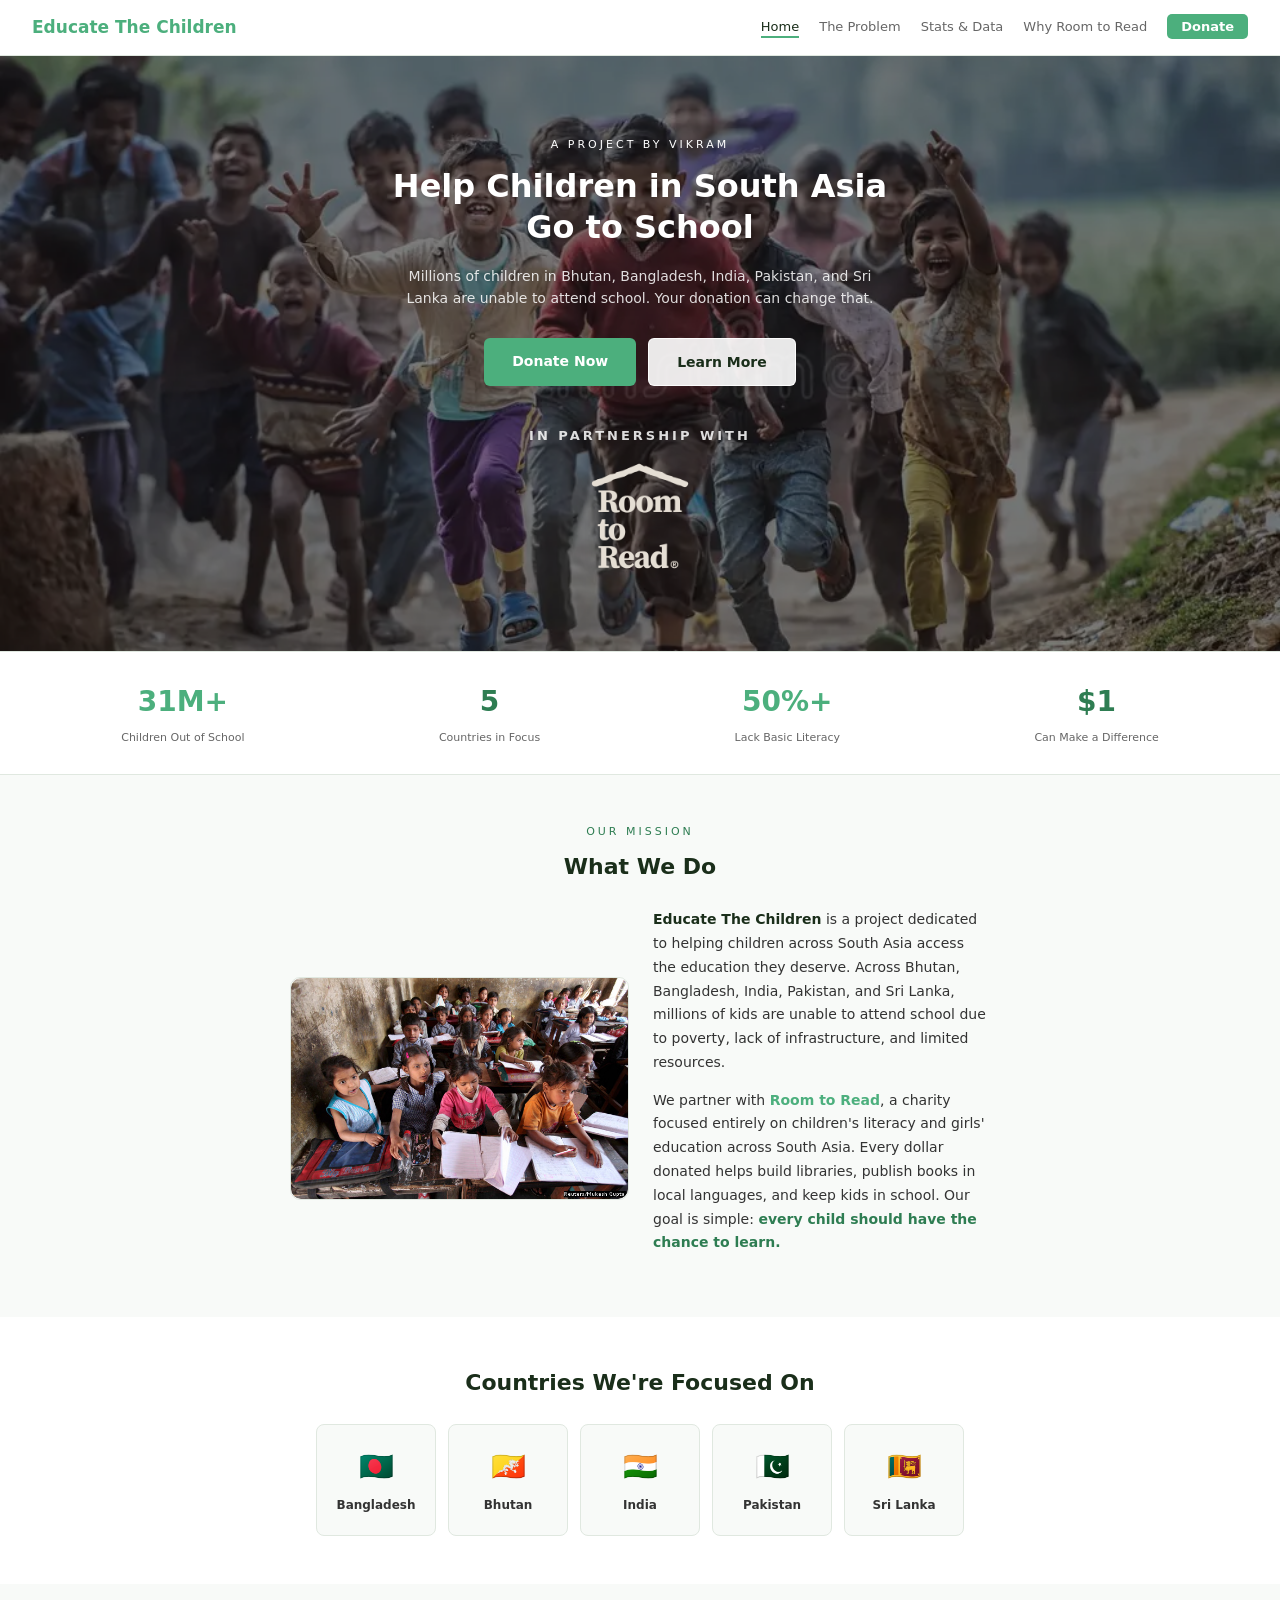
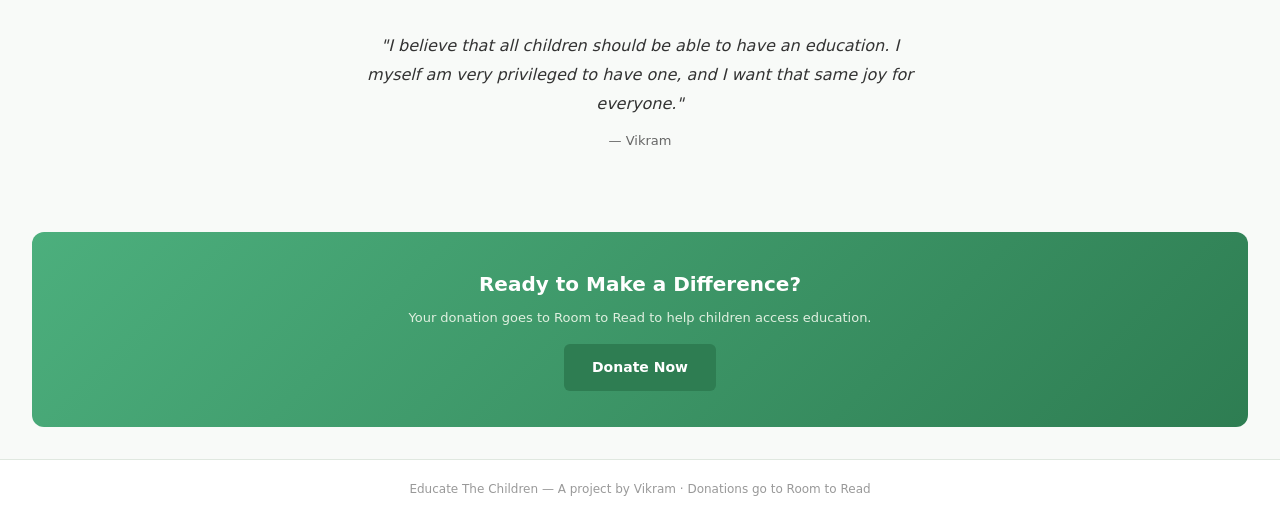
<file: index.html>
<!DOCTYPE html>
<html lang="en">
<head>
  <meta charset="UTF-8">
  <meta name="viewport" content="width=device-width, initial-scale=1.0">
  <title>Vikram's Educate The Children — Help Kids in South Asia Go to School</title>
  <link rel="stylesheet" href="css/style.css">
</head>
<body>

  <!-- Navigation -->
  <nav class="nav">
    <a href="index.html" class="nav__logo">Educate The Children</a>
    <button class="nav__toggle" aria-label="Toggle menu">&#9776;</button>
    <ul class="nav__links">
      <li><a href="index.html" class="active">Home</a></li>
      <li><a href="problem.html">The Problem</a></li>
      <li><a href="stats.html">Stats &amp; Data</a></li>
      <li><a href="why-room-to-read.html">Why Room to Read</a></li>
      <li><a href="donate.html" class="nav__donate">Donate</a></li>
    </ul>
  </nav>

  <!-- Hero Section -->
  <section class="hero hero--image">
    <div class="hero__label">A project by Vikram</div>
    <h1 class="hero__title">Help Children in South Asia<br><span>Go to School</span></h1>
    <p class="hero__subtitle">Millions of children in Bhutan, Bangladesh, India, Pakistan, and Sri Lanka are unable to attend school. Your donation can change that.</p>
    <div class="hero__buttons">
      <a href="donate.html" class="btn btn--primary">Donate Now</a>
      <a href="problem.html" class="btn btn--outline">Learn More</a>
    </div>
    <div class="hero__partner">
      <span class="hero__partner-label">In partnership with</span>
      <img src="images/roomtoread-logo.png" alt="Room to Read" class="hero__partner-logo">
    </div>
  </section>

  <!-- Stats Bar -->
  <section class="stats-bar">
    <div class="stats-bar__item">
      <div class="stats-bar__number stats-bar__number--blue" data-target="32000000">32M+</div>
      <div class="stats-bar__label">Children Out of School</div>
    </div>
    <div class="stats-bar__item">
      <div class="stats-bar__number stats-bar__number--yellow">5</div>
      <div class="stats-bar__label">Countries in Focus</div>
    </div>
    <div class="stats-bar__item">
      <div class="stats-bar__number stats-bar__number--blue">50%+</div>
      <div class="stats-bar__label">Lack Basic Literacy</div>
    </div>
    <div class="stats-bar__item">
      <div class="stats-bar__number stats-bar__number--yellow">$1</div>
      <div class="stats-bar__label">Can Make a Difference</div>
    </div>
  </section>

  <!-- What We Do / Mission Section -->
  <section class="section">
    <div class="container">
      <div class="section__label">Our Mission</div>
      <h2 class="section__title">What We Do</h2>
      <div class="mission">
        <div class="mission__image">
          <img src="images/classroom.png" alt="Children in a classroom in South Asia">
        </div>
        <div class="mission__text">
          <p><strong>Educate The Children</strong> is a project dedicated to helping children across South Asia access the education they deserve. Across Bhutan, Bangladesh, India, Pakistan, and Sri Lanka, millions of kids are unable to attend school due to poverty, lack of infrastructure, and limited resources.</p>
          <p>We partner with <span class="highlight-blue">Room to Read</span>, a charity focused entirely on children's literacy and girls' education across South Asia. Every dollar donated helps build libraries, publish books in local languages, and keep kids in school. Our goal is simple: <span class="highlight-yellow">every child should have the chance to learn.</span></p>
        </div>
      </div>
    </div>
  </section>

  <!-- Country Cards -->
  <section class="section section--alt">
    <div class="container">
      <h2 class="section__title">Countries We're Focused On</h2>
      <div class="countries">
        <div class="country-card" data-country="bangladesh">
          <div class="country-card__flag">&#127463;&#127465;</div>
          <div class="country-card__name">Bangladesh</div>
        </div>
        <div class="country-card" data-country="bhutan">
          <div class="country-card__flag">&#127463;&#127481;</div>
          <div class="country-card__name">Bhutan</div>
        </div>
        <div class="country-card" data-country="india">
          <div class="country-card__flag">&#127470;&#127475;</div>
          <div class="country-card__name">India</div>
        </div>
        <div class="country-card" data-country="pakistan">
          <div class="country-card__flag">&#127477;&#127472;</div>
          <div class="country-card__name">Pakistan</div>
        </div>
        <div class="country-card" data-country="srilanka">
          <div class="country-card__flag">&#127473;&#127472;</div>
          <div class="country-card__name">Sri Lanka</div>
        </div>
      </div>
    </div>
  </section>

  <!-- Personal Message -->
  <section class="section">
    <div class="container" style="text-align:center;max-width:600px;">
      <p style="font-size:16px;color:var(--text-light);line-height:1.8;font-style:italic;">"I believe that all children should be able to have an education. I myself am very privileged to have one, and I want that same joy for everyone."</p>
      <p style="font-size:13px;color:var(--text-muted);margin-top:12px;">&mdash; Vikram</p>
    </div>
  </section>

  <!-- Country Modal -->
  <div class="modal-overlay" id="country-modal">
    <div class="modal">
      <button class="modal__close">&times;</button>
      <div class="modal__flag" id="modal-flag"></div>
      <h3 class="modal__title" id="modal-title"></h3>
      <p class="modal__text" id="modal-text"></p>
      <div class="modal__stat" id="modal-stat"></div>
    </div>
  </div>

  <!-- CTA Banner -->
  <div class="cta-banner">
    <div class="cta-banner__title">Ready to Make a Difference?</div>
    <div class="cta-banner__text">Your donation goes to Room to Read to help children access education.</div>
    <a href="donate.html" class="btn btn--yellow">Donate Now</a>
  </div>

  <!-- Footer -->
  <footer class="footer">
    <p>Educate The Children &mdash; A project by Vikram &middot; Donations go to Room to Read</p>
  </footer>

  <script src="js/main.js"></script>
</body>
</html>
</file>
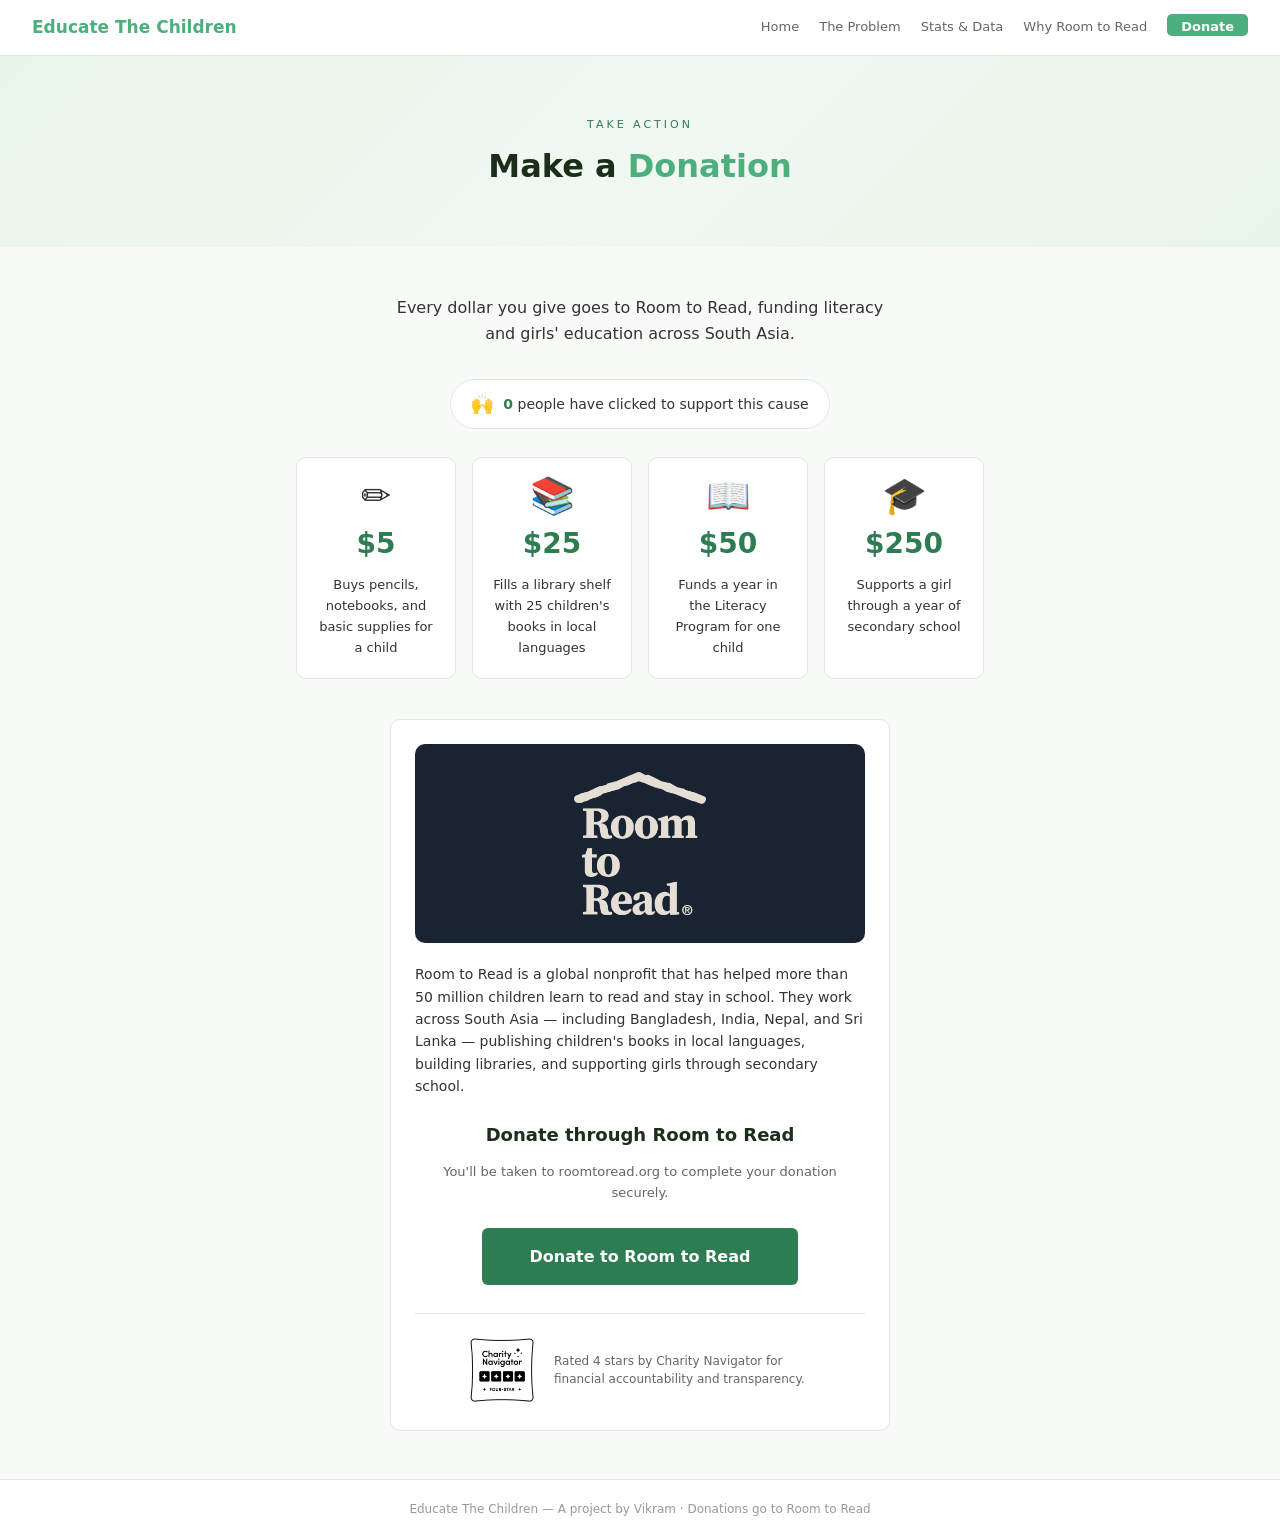
<file: donate.html>
<!DOCTYPE html>
<html lang="en">
<head>
  <meta charset="UTF-8">
  <meta name="viewport" content="width=device-width, initial-scale=1.0">
  <title>Donate — Vikram's Educate The Children</title>
  <link rel="stylesheet" href="css/style.css">
</head>
<body>

  <!-- Navigation -->
  <nav class="nav">
    <a href="index.html" class="nav__logo">Educate The Children</a>
    <button class="nav__toggle" aria-label="Toggle menu">&#9776;</button>
    <ul class="nav__links">
      <li><a href="index.html">Home</a></li>
      <li><a href="problem.html">The Problem</a></li>
      <li><a href="stats.html">Stats &amp; Data</a></li>
      <li><a href="why-room-to-read.html">Why Room to Read</a></li>
      <li><a href="donate.html" class="nav__donate active">Donate</a></li>
    </ul>
  </nav>

  <!-- Hero -->
  <section class="hero">
    <div class="hero__label">Take Action</div>
    <h1 class="hero__title">Make a <span>Donation</span></h1>
  </section>

  <!-- Donate Content -->
  <section class="section">
    <div class="container">
      <p class="donate-message">Every dollar you give goes to Room to Read, funding literacy and girls' education across South Asia.</p>

      <div class="click-counter" id="click-counter" hidden>
        <span class="click-counter__icon">&#128588;</span>
        <span class="click-counter__text">
          <strong id="click-counter-value">0</strong> <span id="click-counter-label">people have clicked to support this cause</span>
        </span>
      </div>

      <!-- Suggested Amounts -->
      <div class="donation-amounts">
        <a href="https://roomtoread.donorsupport.co/-/XCHPSGGB?amount=5" target="_blank" rel="noopener" class="donation-card">
          <div class="donation-card__icon">&#9999;&#65039;</div>
          <div class="donation-card__amount">$5</div>
          <div class="donation-card__impact">Buys pencils, notebooks, and basic supplies for a child</div>
        </a>
        <a href="https://roomtoread.donorsupport.co/-/XCHPSGGB?amount=25" target="_blank" rel="noopener" class="donation-card">
          <div class="donation-card__icon">&#128218;</div>
          <div class="donation-card__amount">$25</div>
          <div class="donation-card__impact">Fills a library shelf with 25 children's books in local languages</div>
        </a>
        <a href="https://roomtoread.donorsupport.co/-/XCHPSGGB?amount=50" target="_blank" rel="noopener" class="donation-card">
          <div class="donation-card__icon">&#128214;</div>
          <div class="donation-card__amount">$50</div>
          <div class="donation-card__impact">Funds a year in the Literacy Program for one child</div>
        </a>
        <a href="https://roomtoread.donorsupport.co/-/XCHPSGGB?amount=250" target="_blank" rel="noopener" class="donation-card">
          <div class="donation-card__icon">&#127891;</div>
          <div class="donation-card__amount">$250</div>
          <div class="donation-card__impact">Supports a girl through a year of secondary school</div>
        </a>
      </div>

      <!-- Donate Button -->
      <div class="donate-widget">
        <div class="donate-widget__logo-panel">
          <img src="images/roomtoread-logo.png" alt="Room to Read" class="donate-widget__logo">
        </div>
        <p class="donate-widget__about">Room to Read is a global nonprofit that has helped more than 50 million children learn to read and stay in school. They work across South Asia &mdash; including Bangladesh, India, Nepal, and Sri Lanka &mdash; publishing children's books in local languages, building libraries, and supporting girls through secondary school.</p>
        <p style="font-size:18px;color:var(--text-white);font-weight:bold;margin-bottom:12px;">Donate through Room to Read</p>
        <p style="font-size:13px;color:var(--text-muted);margin-bottom:24px;">You'll be taken to roomtoread.org to complete your donation securely.</p>
        <a href="https://roomtoread.donorsupport.co/-/XCHPSGGB" target="_blank" rel="noopener" class="btn btn--yellow" style="font-size:16px;padding:16px 48px;">Donate to Room to Read</a>
        <div class="trust-badges">
          <img src="images/charity-navigator-4star.png" alt="Charity Navigator Four-Star Rating" class="trust-badge">
          <div class="trust-badges__text">Rated 4 stars by Charity Navigator for financial accountability and transparency.</div>
        </div>
      </div>
    </div>
  </section>

  <!-- Footer -->
  <footer class="footer">
    <p>Educate The Children &mdash; A project by Vikram &middot; Donations go to Room to Read</p>
  </footer>

  <script src="js/main.js"></script>
</body>
</html>
</file>
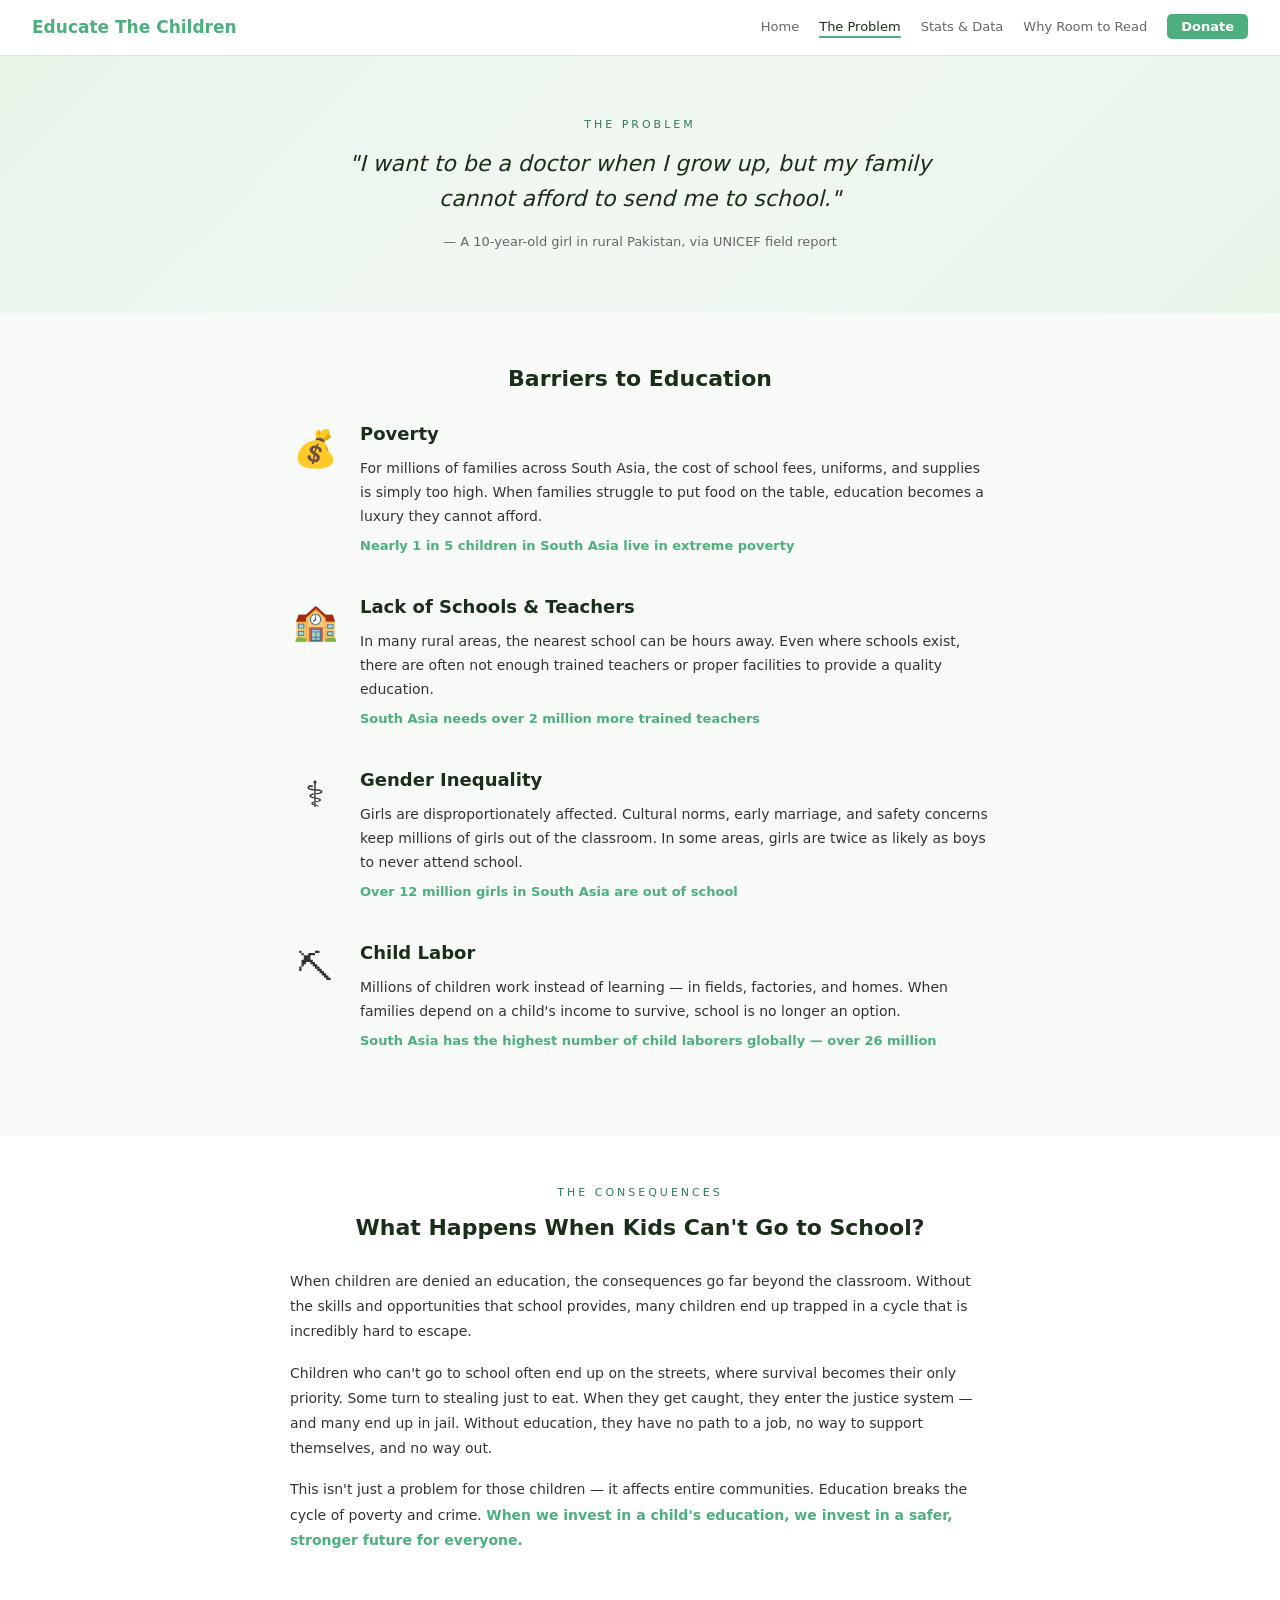
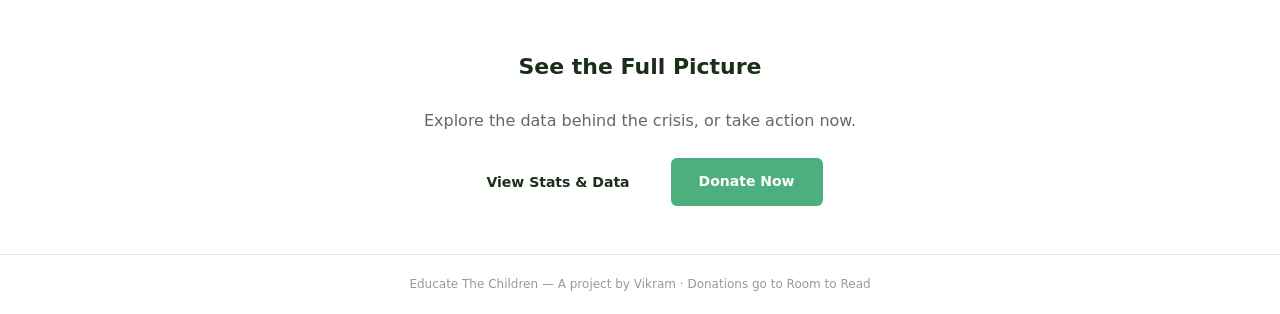
<file: problem.html>
<!DOCTYPE html>
<html lang="en">
<head>
  <meta charset="UTF-8">
  <meta name="viewport" content="width=device-width, initial-scale=1.0">
  <title>The Problem — Vikram's Educate The Children</title>
  <link rel="stylesheet" href="css/style.css">
</head>
<body>

  <!-- Navigation -->
  <nav class="nav">
    <a href="index.html" class="nav__logo">Educate The Children</a>
    <button class="nav__toggle" aria-label="Toggle menu">&#9776;</button>
    <ul class="nav__links">
      <li><a href="index.html">Home</a></li>
      <li><a href="problem.html" class="active">The Problem</a></li>
      <li><a href="stats.html">Stats &amp; Data</a></li>
      <li><a href="why-room-to-read.html">Why Room to Read</a></li>
      <li><a href="donate.html" class="nav__donate">Donate</a></li>
    </ul>
  </nav>

  <!-- Quote Hero -->
  <section class="quote-hero">
    <div class="hero__label">The Problem</div>
    <blockquote class="quote-hero__text">"I want to be a doctor when I grow up, but my family cannot afford to send me to school."</blockquote>
    <p class="quote-hero__attribution">&mdash; A 10-year-old girl in rural Pakistan, via UNICEF field report</p>
  </section>

  <!-- Barrier Sections -->
  <section class="section">
    <div class="container">
      <h2 class="section__title">Barriers to Education</h2>

      <div class="barrier">
        <div class="barrier__icon">&#128176;</div>
        <div class="barrier__content">
          <h3>Poverty</h3>
          <p>For millions of families across South Asia, the cost of school fees, uniforms, and supplies is simply too high. When families struggle to put food on the table, education becomes a luxury they cannot afford.</p>
          <div class="barrier__stat">Nearly 1 in 5 children in South Asia live in extreme poverty</div>
        </div>
      </div>

      <div class="barrier">
        <div class="barrier__icon">&#127979;</div>
        <div class="barrier__content">
          <h3>Lack of Schools &amp; Teachers</h3>
          <p>In many rural areas, the nearest school can be hours away. Even where schools exist, there are often not enough trained teachers or proper facilities to provide a quality education.</p>
          <div class="barrier__stat">South Asia needs over 2 million more trained teachers</div>
        </div>
      </div>

      <div class="barrier">
        <div class="barrier__icon">&#9877;&#65039;</div>
        <div class="barrier__content">
          <h3>Gender Inequality</h3>
          <p>Girls are disproportionately affected. Cultural norms, early marriage, and safety concerns keep millions of girls out of the classroom. In some areas, girls are twice as likely as boys to never attend school.</p>
          <div class="barrier__stat">Over 12 million girls in South Asia are out of school</div>
        </div>
      </div>

      <div class="barrier">
        <div class="barrier__icon">&#9935;</div>
        <div class="barrier__content">
          <h3>Child Labor</h3>
          <p>Millions of children work instead of learning — in fields, factories, and homes. When families depend on a child's income to survive, school is no longer an option.</p>
          <div class="barrier__stat">South Asia has the highest number of child laborers globally — over 26 million</div>
        </div>
      </div>
    </div>
  </section>

  <!-- What Happens Without Education -->
  <section class="section section--alt">
    <div class="container">
      <div class="section__label">The Consequences</div>
      <h2 class="section__title">What Happens When Kids Can't Go to School?</h2>
      <div style="max-width:700px;margin:0 auto;">
        <p style="font-size:14px;color:var(--text-light);line-height:1.8;margin-bottom:16px;">When children are denied an education, the consequences go far beyond the classroom. Without the skills and opportunities that school provides, many children end up trapped in a cycle that is incredibly hard to escape.</p>
        <p style="font-size:14px;color:var(--text-light);line-height:1.8;margin-bottom:16px;">Children who can't go to school often end up on the streets, where survival becomes their only priority. Some turn to stealing just to eat. When they get caught, they enter the justice system — and many end up in jail. Without education, they have no path to a job, no way to support themselves, and no way out.</p>
        <p style="font-size:14px;color:var(--text-light);line-height:1.8;">This isn't just a problem for those children — it affects entire communities. Education breaks the cycle of poverty and crime. <strong style="color:var(--blue);">When we invest in a child's education, we invest in a safer, stronger future for everyone.</strong></p>
      </div>
    </div>
  </section>

  <!-- Bottom CTA -->
  <section class="section section--alt" style="text-align:center;">
    <div class="container">
      <h2 class="section__title">See the Full Picture</h2>
      <p style="color:var(--text-muted);margin-bottom:24px;">Explore the data behind the crisis, or take action now.</p>
      <div style="display:flex;gap:12px;justify-content:center;flex-wrap:wrap;">
        <a href="stats.html" class="btn btn--outline">View Stats &amp; Data</a>
        <a href="donate.html" class="btn btn--primary">Donate Now</a>
      </div>
    </div>
  </section>

  <!-- Footer -->
  <footer class="footer">
    <p>Educate The Children &mdash; A project by Vikram &middot; Donations go to Room to Read</p>
  </footer>

  <script src="js/main.js"></script>
</body>
</html>
</file>
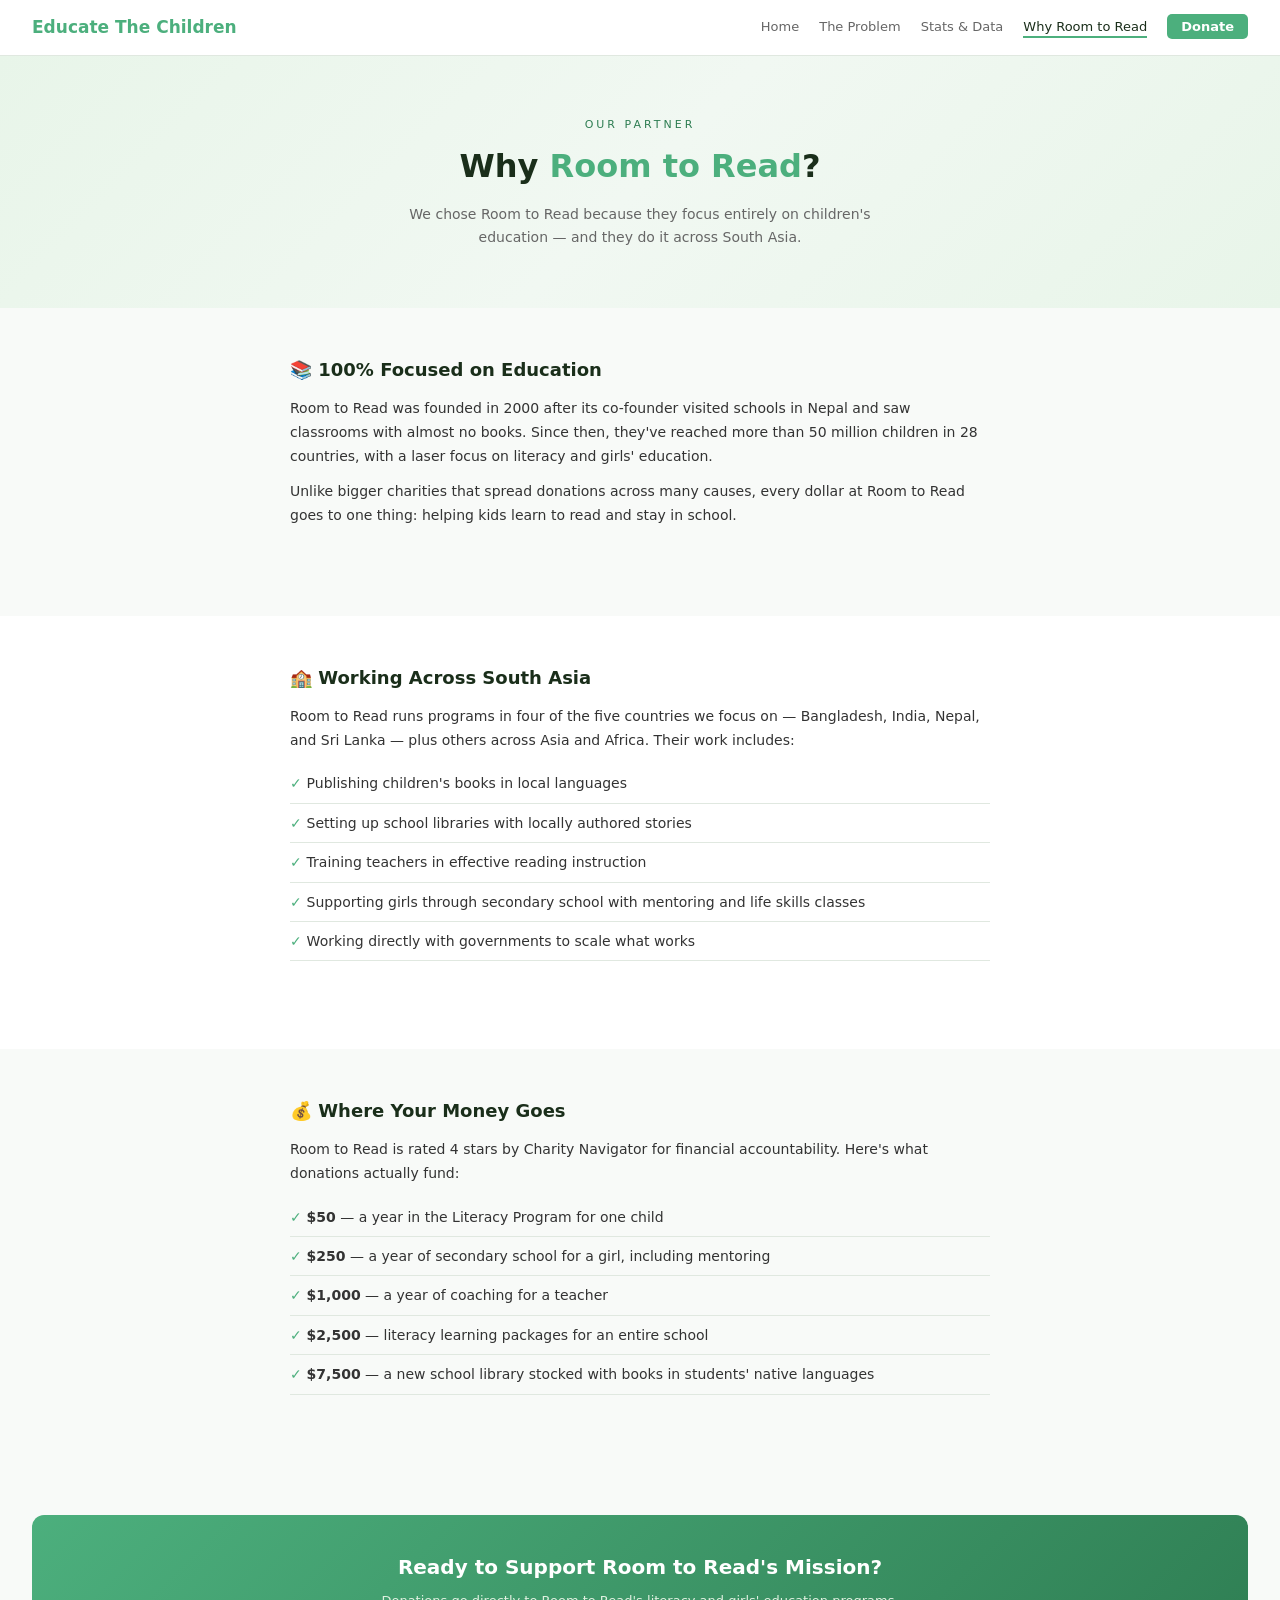
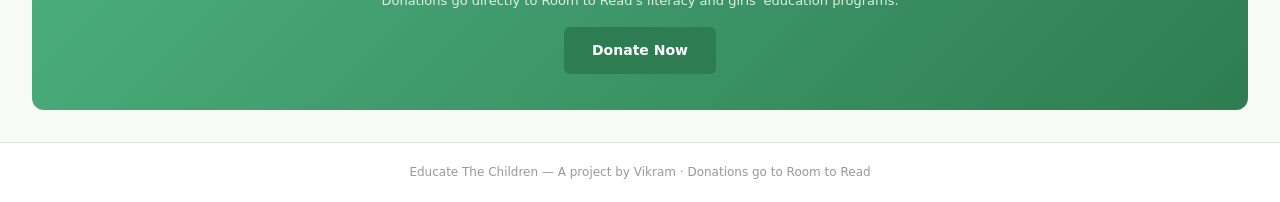
<file: why-room-to-read.html>
<!DOCTYPE html>
<html lang="en">
<head>
  <meta charset="UTF-8">
  <meta name="viewport" content="width=device-width, initial-scale=1.0">
  <title>Why Room to Read — Vikram's Educate The Children</title>
  <link rel="stylesheet" href="css/style.css">
</head>
<body>

  <!-- Navigation -->
  <nav class="nav">
    <a href="index.html" class="nav__logo">Educate The Children</a>
    <button class="nav__toggle" aria-label="Toggle menu">&#9776;</button>
    <ul class="nav__links">
      <li><a href="index.html">Home</a></li>
      <li><a href="problem.html">The Problem</a></li>
      <li><a href="stats.html">Stats &amp; Data</a></li>
      <li><a href="why-room-to-read.html" class="active">Why Room to Read</a></li>
      <li><a href="donate.html" class="nav__donate">Donate</a></li>
    </ul>
  </nav>

  <!-- Hero -->
  <section class="hero">
    <div class="hero__label">Our Partner</div>
    <h1 class="hero__title">Why <span>Room to Read</span>?</h1>
    <p class="hero__subtitle">We chose Room to Read because they focus entirely on children's education — and they do it across South Asia.</p>
  </section>

  <!-- Section 1: Why Room to Read -->
  <section class="section">
    <div class="container">
      <div class="info-section">
        <h3>&#128218; 100% Focused on Education</h3>
        <p>Room to Read was founded in 2000 after its co-founder visited schools in Nepal and saw classrooms with almost no books. Since then, they've reached more than 50 million children in 28 countries, with a laser focus on literacy and girls' education.</p>
        <p style="margin-top:12px;">Unlike bigger charities that spread donations across many causes, every dollar at Room to Read goes to one thing: helping kids learn to read and stay in school.</p>
      </div>
    </div>
  </section>

  <!-- Section 2: What Room to Read Does -->
  <section class="section section--alt">
    <div class="container">
      <div class="info-section">
        <h3>&#127979; Working Across South Asia</h3>
        <p>Room to Read runs programs in four of the five countries we focus on &mdash; Bangladesh, India, Nepal, and Sri Lanka &mdash; plus others across Asia and Africa. Their work includes:</p>
        <ul>
          <li>Publishing children's books in local languages</li>
          <li>Setting up school libraries with locally authored stories</li>
          <li>Training teachers in effective reading instruction</li>
          <li>Supporting girls through secondary school with mentoring and life skills classes</li>
          <li>Working directly with governments to scale what works</li>
        </ul>
      </div>
    </div>
  </section>

  <!-- Section 3: Where Your Money Goes -->
  <section class="section">
    <div class="container">
      <div class="info-section">
        <h3>&#128176; Where Your Money Goes</h3>
        <p>Room to Read is rated 4 stars by Charity Navigator for financial accountability. Here's what donations actually fund:</p>
        <ul>
          <li><strong>$50</strong> &mdash; a year in the Literacy Program for one child</li>
          <li><strong>$250</strong> &mdash; a year of secondary school for a girl, including mentoring</li>
          <li><strong>$1,000</strong> &mdash; a year of coaching for a teacher</li>
          <li><strong>$2,500</strong> &mdash; literacy learning packages for an entire school</li>
          <li><strong>$7,500</strong> &mdash; a new school library stocked with books in students' native languages</li>
        </ul>
      </div>
    </div>
  </section>

  <!-- CTA -->
  <div class="cta-banner">
    <div class="cta-banner__title">Ready to Support Room to Read's Mission?</div>
    <div class="cta-banner__text">Donations go directly to Room to Read's literacy and girls' education programs.</div>
    <a href="donate.html" class="btn btn--yellow">Donate Now</a>
  </div>

  <!-- Footer -->
  <footer class="footer">
    <p>Educate The Children &mdash; A project by Vikram &middot; Donations go to Room to Read</p>
  </footer>

  <script src="js/main.js"></script>
</body>
</html>
</file>
<file: css/style.css>
/* ===== CSS Variables ===== */
:root {
  --bg-dark: #f8faf8;
  --bg-card: #ffffff;
  --bg-mid: #e0e8e0;
  --text-white: #1a2e1a;
  --text-light: #333;
  --text-muted: #666;
  --text-dim: #999;
  --blue: #4caf7d;
  --yellow: #2e7d52;
  --font: 'Segoe UI', system-ui, -apple-system, sans-serif;
}

/* ===== Reset & Base ===== */
*, *::before, *::after {
  margin: 0;
  padding: 0;
  box-sizing: border-box;
}

html {
  scroll-behavior: smooth;
}

body {
  font-family: var(--font);
  background: var(--bg-dark);
  color: var(--text-light);
  line-height: 1.6;
}

a {
  color: inherit;
  text-decoration: none;
}

img {
  max-width: 100%;
  display: block;
}

/* ===== Navigation ===== */
.nav {
  background: var(--bg-card);
  padding: 14px 32px;
  display: flex;
  align-items: center;
  justify-content: space-between;
  position: sticky;
  top: 0;
  z-index: 100;
  border-bottom: 1px solid var(--bg-mid);
}

.nav__logo {
  color: var(--blue);
  font-weight: bold;
  font-size: 17px;
}

.nav__links {
  display: flex;
  gap: 20px;
  align-items: center;
  font-size: 13px;
  list-style: none;
}

.nav__links a {
  color: var(--text-muted);
  transition: color 0.2s;
}

.nav__links a:hover,
.nav__links a.active {
  color: var(--text-white);
}

.nav__links a.active {
  border-bottom: 2px solid var(--blue);
  padding-bottom: 2px;
}

.nav__donate {
  background: var(--blue);
  color: #fff !important;
  padding: 5px 14px;
  border-radius: 5px;
  font-weight: bold;
  border-bottom: none !important;
}

.nav__donate:hover {
  opacity: 0.9;
}

/* Mobile nav toggle */
.nav__toggle {
  display: none;
  background: none;
  border: none;
  color: var(--text-light);
  font-size: 24px;
  cursor: pointer;
}

/* ===== Footer ===== */
.footer {
  background: var(--bg-card);
  padding: 20px 32px;
  text-align: center;
  border-top: 1px solid var(--bg-mid);
}

.footer p {
  font-size: 12px;
  color: var(--text-dim);
}

/* ===== Layout Helpers ===== */
.container {
  max-width: 900px;
  margin: 0 auto;
  padding: 0 24px;
}

.section {
  padding: 48px 0;
}

.section--alt {
  background: var(--bg-card);
}

.section__label {
  font-size: 11px;
  color: var(--yellow);
  letter-spacing: 3px;
  text-transform: uppercase;
  margin-bottom: 8px;
  text-align: center;
}

.section__title {
  font-size: 22px;
  font-weight: bold;
  color: var(--text-white);
  text-align: center;
  margin-bottom: 24px;
}

/* ===== Hero ===== */
.hero {
  background: linear-gradient(135deg, #e8f5e9 0%, #f1f8f2 50%, #e8f5e9 100%);
  padding: 60px 32px;
  text-align: center;
  position: relative;
}

.hero--image {
  background: url('../images/hero.png') center/cover no-repeat;
  padding: 80px 32px;
}

.hero--image::before {
  content: '';
  position: absolute;
  top: 0;
  left: 0;
  right: 0;
  bottom: 0;
  background: rgba(0, 0, 0, 0.5);
}

.hero--image * {
  position: relative;
  z-index: 1;
}

.hero--image .hero__label,
.hero--image .hero__title,
.hero--image .hero__title span,
.hero--image .hero__subtitle {
  color: #fff;
}

.hero--image .hero__subtitle {
  color: rgba(255, 255, 255, 0.85);
}

.hero__partner {
  margin: 40px auto 0;
  width: 100%;
  display: flex;
  flex-direction: column;
  align-items: center;
  justify-content: center;
  gap: 14px;
  text-align: center;
}

.hero__partner-label {
  font-size: 13px;
  letter-spacing: 3px;
  text-transform: uppercase;
  color: rgba(255, 255, 255, 0.85);
  font-weight: 600;
}

.hero__partner-logo {
  display: block;
  height: 110px;
  width: auto;
  margin: 0 auto;
  opacity: 1;
  filter: drop-shadow(0 4px 12px rgba(0, 0, 0, 0.3));
}

.hero__label {
  font-size: 11px;
  color: var(--yellow);
  letter-spacing: 3px;
  text-transform: uppercase;
  margin-bottom: 12px;
}

.hero__title {
  font-size: 32px;
  font-weight: bold;
  color: var(--text-white);
  line-height: 1.3;
}

.hero__title span {
  color: var(--blue);
}

.hero__subtitle {
  font-size: 14px;
  color: var(--text-muted);
  margin-top: 16px;
  max-width: 500px;
  margin-left: auto;
  margin-right: auto;
}

.hero__buttons {
  margin-top: 28px;
  display: flex;
  gap: 12px;
  justify-content: center;
  flex-wrap: wrap;
}

/* ===== Buttons ===== */
.btn {
  display: inline-block;
  padding: 12px 28px;
  border-radius: 6px;
  font-size: 14px;
  font-weight: bold;
  cursor: pointer;
  transition: opacity 0.2s;
  border: none;
}

.btn:hover {
  opacity: 0.9;
}

.btn--primary {
  background: var(--blue);
  color: #fff;
}

.btn--outline {
  background: rgba(255, 255, 255, 0.9);
  color: #1a2e1a;
  border: 1px solid rgba(255, 255, 255, 0.9);
  font-weight: bold;
}

.btn--yellow {
  background: var(--yellow);
  color: #fff;
}

/* ===== Stats Bar ===== */
.stats-bar {
  background: var(--bg-card);
  padding: 28px 32px;
  display: flex;
  justify-content: space-around;
  flex-wrap: wrap;
  gap: 16px;
  border-top: 1px solid var(--bg-mid);
  border-bottom: 1px solid var(--bg-mid);
}

.stats-bar__item {
  text-align: center;
}

.stats-bar__number {
  font-size: 28px;
  font-weight: bold;
}

.stats-bar__number--blue {
  color: var(--blue);
}

.stats-bar__number--yellow {
  color: var(--yellow);
}

.stats-bar__label {
  font-size: 11px;
  color: var(--text-muted);
  margin-top: 4px;
}

/* ===== Country Cards ===== */
.countries {
  display: flex;
  gap: 12px;
  justify-content: center;
  flex-wrap: wrap;
}

.country-card {
  background: var(--bg-dark);
  border: 1px solid var(--bg-mid);
  border-radius: 8px;
  padding: 20px 16px;
  text-align: center;
  width: 120px;
  transition: transform 0.2s, border-color 0.2s;
}

.country-card:hover {
  transform: translateY(-4px);
  border-color: var(--blue);
}

.country-card__flag {
  font-size: 28px;
}

.country-card__name {
  font-size: 12px;
  color: var(--text-light);
  margin-top: 6px;
  font-weight: bold;
}

/* ===== CTA Banner ===== */
.cta-banner {
  background: linear-gradient(135deg, var(--blue), #2e7d52);
  padding: 36px 32px;
  text-align: center;
  margin: 32px;
  border-radius: 12px;
}

.cta-banner__title {
  font-size: 20px;
  font-weight: bold;
  color: #fff;
}

.cta-banner__text {
  font-size: 13px;
  color: #e0f0e0;
  margin-top: 8px;
}

.cta-banner .btn {
  margin-top: 16px;
}

/* ===== Mission / What We Do ===== */
.mission {
  display: flex;
  gap: 24px;
  max-width: 700px;
  margin: 0 auto;
  align-items: center;
}

.mission__image {
  flex: 1;
  background: var(--bg-card);
  border-radius: 10px;
  min-height: 180px;
  display: flex;
  align-items: center;
  justify-content: center;
  border: 1px solid var(--bg-mid);
  overflow: hidden;
}

.mission__image img {
  width: 100%;
  height: 100%;
  object-fit: cover;
  border-radius: 10px;
}

.mission__text {
  flex: 1;
}

.mission__text p {
  font-size: 14px;
  color: var(--text-light);
  line-height: 1.7;
  margin-bottom: 14px;
}

.mission__text strong {
  color: var(--text-white);
}

.mission__text .highlight-blue {
  color: var(--blue);
  font-weight: bold;
}

.mission__text .highlight-yellow {
  color: var(--yellow);
  font-weight: bold;
}

/* ===== Barrier Cards (The Problem page) ===== */
.barrier {
  display: flex;
  gap: 20px;
  align-items: flex-start;
  margin-bottom: 36px;
  max-width: 700px;
  margin-left: auto;
  margin-right: auto;
}

.barrier__icon {
  font-size: 36px;
  min-width: 50px;
  text-align: center;
}

.barrier__content h3 {
  font-size: 18px;
  color: var(--text-white);
  margin-bottom: 8px;
}

.barrier__content p {
  font-size: 14px;
  color: var(--text-light);
  line-height: 1.7;
  margin-bottom: 8px;
}

.barrier__stat {
  font-size: 13px;
  color: var(--blue);
  font-weight: bold;
}

/* ===== Quote Hero ===== */
.quote-hero {
  background: linear-gradient(135deg, #e8f5e9 0%, #f1f8f2 50%, #e8f5e9 100%);
  padding: 60px 32px;
  text-align: center;
}

.quote-hero__text {
  font-size: 22px;
  color: var(--text-white);
  font-style: italic;
  max-width: 600px;
  margin: 0 auto;
  line-height: 1.6;
}

.quote-hero__attribution {
  font-size: 13px;
  color: var(--text-muted);
  margin-top: 16px;
}

/* ===== Charts (Stats page) ===== */
.charts-row {
  display: flex;
  gap: 24px;
  margin-bottom: 32px;
}

.chart-card {
  background: var(--bg-card);
  border: 1px solid var(--bg-mid);
  border-radius: 10px;
  padding: 24px;
  flex: 1;
}

.chart-card--full {
  flex: none;
  width: 100%;
}

.chart-card__title {
  font-size: 15px;
  font-weight: bold;
  color: var(--text-white);
  margin-bottom: 16px;
  text-align: center;
}

.chart-card canvas {
  width: 100% !important;
  max-height: 300px;
}

.chart-card__takeaway {
  font-size: 13px;
  color: var(--yellow);
  text-align: center;
  margin-top: 12px;
  font-style: italic;
}

.chart-card__source {
  font-size: 11px;
  color: var(--text-dim);
  text-align: center;
  margin-top: 6px;
}

/* ===== Fact Cards ===== */
.facts-grid {
  display: grid;
  grid-template-columns: repeat(3, 1fr);
  gap: 16px;
}

.fact-card {
  background: var(--bg-card);
  border: 1px solid var(--bg-mid);
  border-radius: 10px;
  padding: 24px;
  text-align: center;
}

.fact-card__number {
  font-size: 32px;
  font-weight: bold;
  color: var(--blue);
  margin-bottom: 8px;
}

.fact-card__text {
  font-size: 14px;
  color: var(--text-light);
  line-height: 1.5;
}

.fact-card__source {
  font-size: 11px;
  color: var(--text-dim);
  margin-top: 10px;
}

@media (max-width: 768px) {
  .facts-grid {
    grid-template-columns: 1fr;
  }
}

/* ===== Why Room to Read page ===== */
.info-section {
  max-width: 700px;
  margin: 0 auto 40px;
}

.info-section h3 {
  font-size: 18px;
  color: var(--text-white);
  margin-bottom: 12px;
}

.info-section p {
  font-size: 14px;
  color: var(--text-light);
  line-height: 1.7;
}

.info-section ul {
  list-style: none;
  margin-top: 12px;
}

.info-section ul li {
  font-size: 14px;
  color: var(--text-light);
  padding: 8px 0;
  border-bottom: 1px solid var(--bg-mid);
}

.info-section ul li::before {
  content: "✓ ";
  color: var(--blue);
  font-weight: bold;
}

/* ===== Donate page ===== */
.donate-message {
  font-size: 16px;
  color: var(--text-light);
  text-align: center;
  max-width: 500px;
  margin: 0 auto 32px;
}

.donation-amounts {
  display: flex;
  gap: 16px;
  justify-content: center;
  flex-wrap: wrap;
  margin-bottom: 40px;
}

.donation-card {
  background: var(--bg-card);
  border: 1px solid var(--bg-mid);
  border-radius: 10px;
  padding: 20px;
  text-align: center;
  width: 160px;
  transition: transform 0.2s, border-color 0.2s;
}

.donation-card:hover {
  transform: translateY(-4px);
  border-color: var(--yellow);
}

.donation-card__icon {
  font-size: 36px;
  margin-bottom: 8px;
  line-height: 1;
}

.donation-card__amount {
  font-size: 28px;
  font-weight: bold;
  color: var(--yellow);
  margin-bottom: 8px;
}

.donation-card__impact {
  font-size: 13px;
  color: var(--text-light);
}

.click-counter {
  display: inline-flex;
  align-items: center;
  gap: 10px;
  background: var(--bg-card);
  border: 1px solid var(--bg-mid);
  border-radius: 30px;
  padding: 10px 20px;
  margin: 0 auto 28px;
  font-size: 14px;
  color: var(--text-light);
}

.click-counter__icon {
  font-size: 18px;
}

.click-counter strong {
  color: var(--yellow);
  font-weight: bold;
}

/* Wrapper to center the inline-flex counter */
.container > .click-counter {
  display: flex;
  width: fit-content;
}

.donate-widget__logo-panel {
  background: #1a2332;
  border-radius: 10px;
  padding: 24px;
  margin-bottom: 20px;
  display: flex;
  justify-content: center;
}

.donate-widget__logo {
  display: block;
  max-width: 140px;
  height: auto;
}

.donate-widget__about {
  font-size: 14px;
  color: var(--text-light);
  line-height: 1.6;
  margin-bottom: 24px;
  text-align: left;
}

.trust-badges {
  margin-top: 28px;
  padding-top: 20px;
  border-top: 1px solid var(--bg-mid);
  display: flex;
  align-items: center;
  gap: 16px;
  justify-content: center;
  flex-wrap: wrap;
}

.trust-badge {
  width: 72px;
  height: 72px;
  background: #fff;
  border-radius: 8px;
  padding: 4px;
  flex-shrink: 0;
}

.trust-badges__text {
  font-size: 12px;
  color: var(--text-muted);
  max-width: 260px;
  text-align: left;
  line-height: 1.5;
}

.donate-widget {
  max-width: 500px;
  margin: 0 auto;
  background: var(--bg-card);
  border-radius: 10px;
  padding: 24px;
  border: 1px solid var(--bg-mid);
  text-align: center;
}

/* ===== Modal ===== */
.modal-overlay {
  display: none;
  position: fixed;
  top: 0;
  left: 0;
  right: 0;
  bottom: 0;
  background: rgba(0, 0, 0, 0.4);
  z-index: 200;
  align-items: center;
  justify-content: center;
}

.modal-overlay.open {
  display: flex;
}

.modal {
  background: var(--bg-card);
  border: 1px solid var(--bg-mid);
  border-radius: 12px;
  padding: 32px;
  max-width: 420px;
  width: 90%;
  text-align: center;
  position: relative;
  animation: modalIn 0.25s ease;
}

@keyframes modalIn {
  from { opacity: 0; transform: scale(0.9) translateY(10px); }
  to { opacity: 1; transform: scale(1) translateY(0); }
}

.modal__close {
  position: absolute;
  top: 12px;
  right: 16px;
  background: none;
  border: none;
  color: var(--text-muted);
  font-size: 24px;
  cursor: pointer;
}

.modal__close:hover {
  color: var(--text-white);
}

.modal__flag {
  font-size: 48px;
  margin-bottom: 12px;
}

.modal__title {
  font-size: 20px;
  color: var(--text-white);
  margin-bottom: 12px;
}

.modal__text {
  font-size: 14px;
  color: var(--text-light);
  line-height: 1.7;
  margin-bottom: 16px;
}

.modal__stat {
  font-size: 13px;
  color: var(--yellow);
  font-weight: bold;
}

.country-card {
  cursor: pointer;
}

/* ===== Responsive ===== */
@media (max-width: 768px) {
  .nav__links {
    display: none;
    flex-direction: column;
    position: absolute;
    top: 100%;
    left: 0;
    right: 0;
    background: var(--bg-card);
    padding: 16px;
    gap: 12px;
    border-bottom: 1px solid var(--bg-mid);
  }

  .nav__links.open {
    display: flex;
  }

  .nav__toggle {
    display: block;
  }

  .hero__title {
    font-size: 24px;
  }

  .stats-bar {
    flex-direction: column;
    gap: 20px;
  }

  .mission {
    flex-direction: column;
  }

  .charts-row {
    flex-direction: column;
  }

  .countries {
    gap: 8px;
  }

  .country-card {
    width: 100px;
  }

  .cta-banner {
    margin: 16px;
  }

  .donation-amounts {
    flex-direction: column;
    align-items: center;
  }
}
</file>
